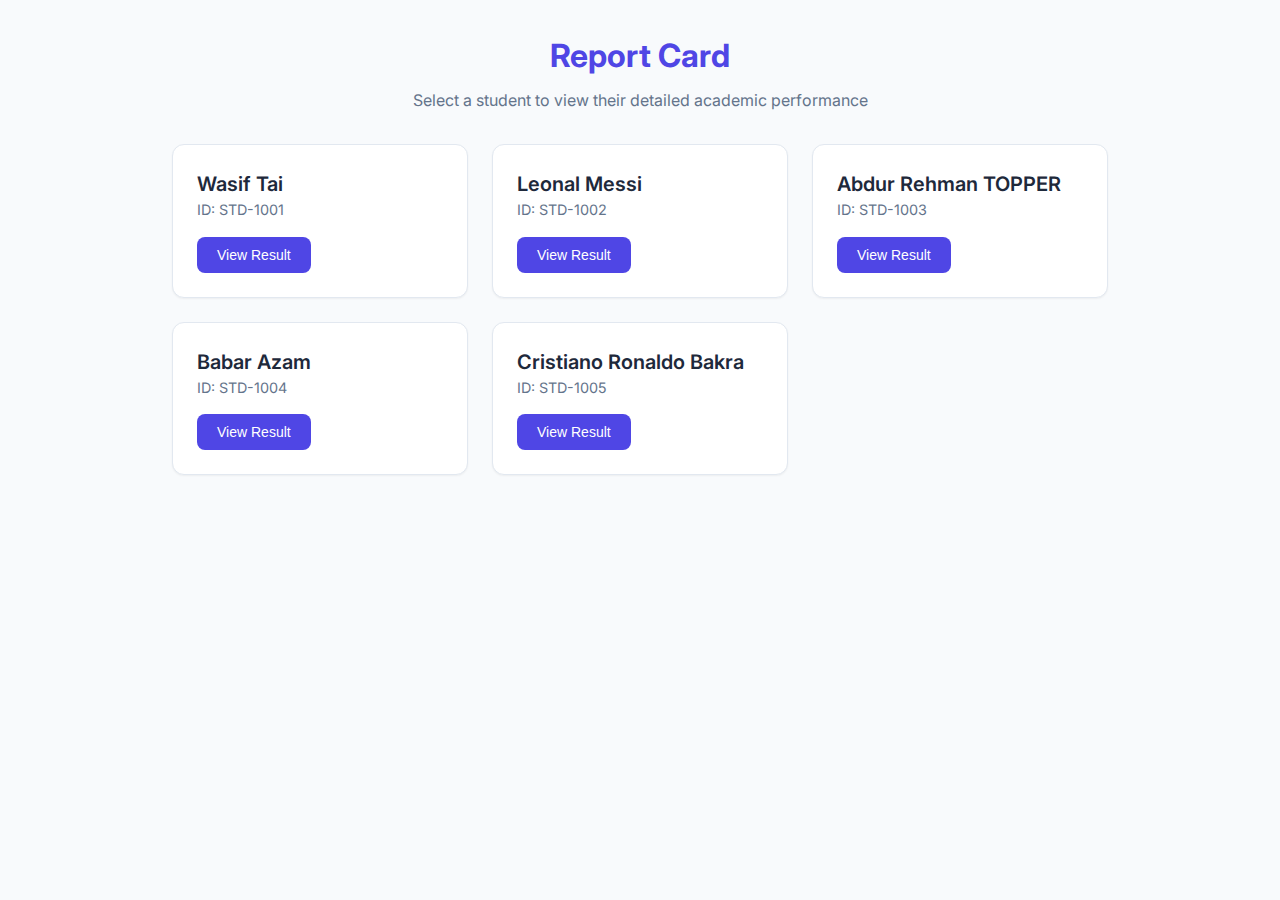
<file: index.html>
<!DOCTYPE html>
<html lang="en">
<head>
    <meta charset="UTF-8">
    <meta name="viewport" content="width=device-width, initial-scale=1.0">
    <title>Student Records Main</title>
    <link href="https://fonts.googleapis.com/css2?family=Inter:wght@400;500;600;700&display=swap" rel="stylesheet">
    <link rel="stylesheet" href="css/style.css">
</head>
<body>
    <div class="container">
        <header>
            <h1>Report Card</h1>
            <p class="subtitle">Select a student to view their detailed academic performance</p>
        </header>

        <main id="student-list" class="student-grid">
        </main>
    </div>

    <!-- Data Script -->
    <script src="js/data.js"></script>
    <!-- Main Logic Script -->
    <script src="js/main.js"></script>
</body>
</html>
</file>
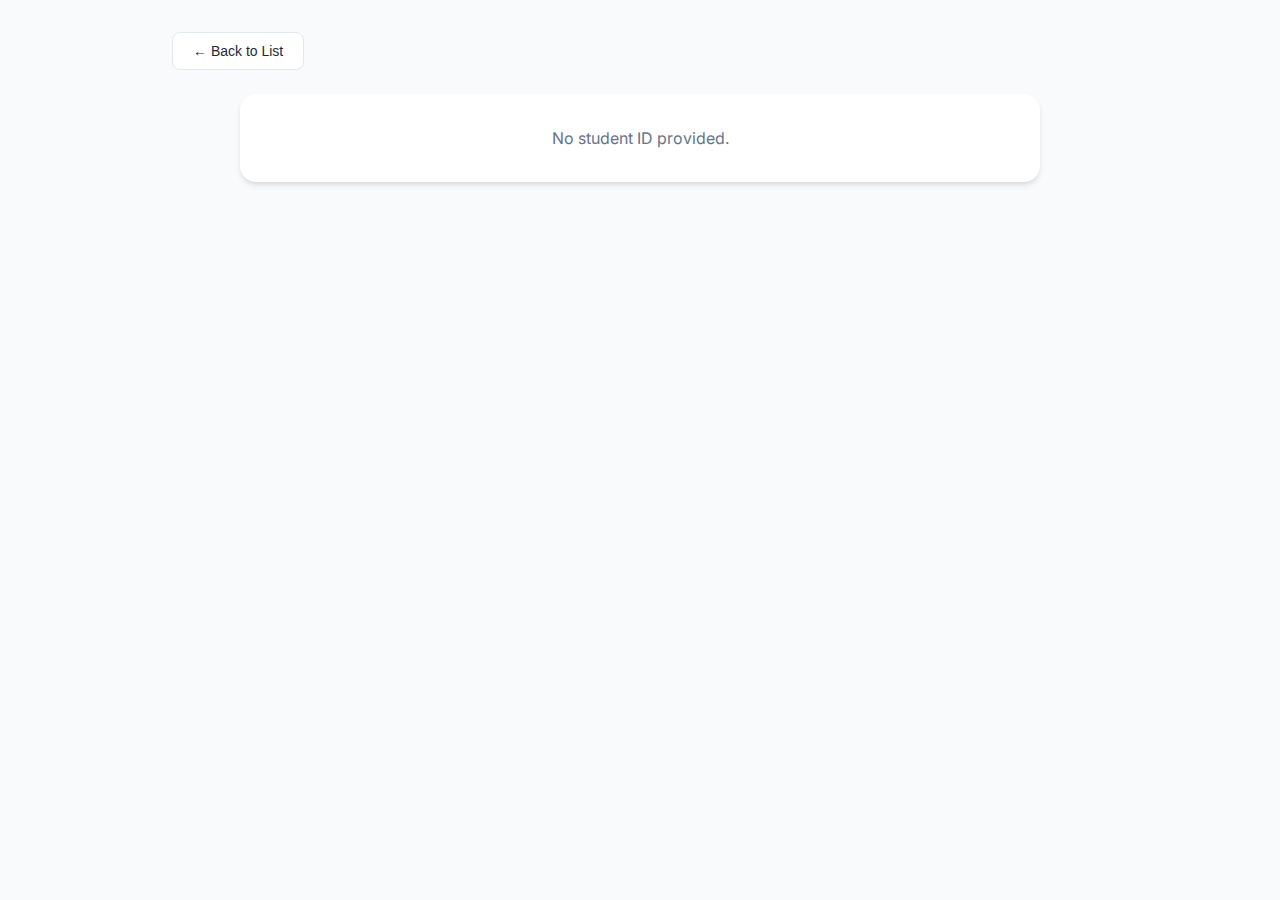
<file: result.html>
<!DOCTYPE html>
<html lang="en">
<head>
    <meta charset="UTF-8">
    <meta name="viewport" content="width=device-width, initial-scale=1.0">
    <title>Student Result</title>
    <link href="https://fonts.googleapis.com/css2?family=Inter:wght@400;500;600;700&display=swap" rel="stylesheet">
    <link rel="stylesheet" href="css/style.css">
</head>
<body>
    <div class="container">
        <nav class="back-nav">
            <button onclick="goBack()" class="btn btn-secondary">
               &larr; Back to List
            </button>
        </nav>

        <div id="result-container" class="result-card"
            <p style="text-align:center; color: var(--text-muted);">Loading result...</p>
        </div>
    </div>

    <!-- Data Script -->
    <script src="js/data.js"></script>
    <!-- Result Logic Script -->
    <script src="js/result.js"></script>
</body>
</html>
</file>
<file: css/style.css>
/* Global Variables & Reset */

:root {
    --primary-color: #4f46e5;
    --primary-hover: #4338ca;
    --bg-color: #f8fafc;
    --card-bg: #ffffff;
    --text-main: #1e293b;
    --text-muted: #64748b;
    --border-color: #e2e8f0;
    --success-color: #10b981;
    --fail-color: #ef4444;
    --warning-color: #f59e0b;
    --font-family: 'Inter', system-ui, -apple-system, sans-serif;
    --shadow-sm: 0 1px 2px 0 rgb(0 0 0 / 0.05);
    --shadow-md: 0 4px 6px -1px rgb(0 0 0 / 0.1), 0 2px 4px -2px rgb(0 0 0 / 0.1);
}

* {
    margin: 0;
    padding: 0;
    box-sizing: border-box;
}
            
/* Body Styles */
body {
    font-family: var(--font-family);
    background-color: var(--bg-color);
    color: var(--text-main);
    line-height: 1.5;
    min-height: 100vh;
}

/* Layout Containers */
.container {
    max-width: 1000px;
    margin: 0 auto;
    padding: 2rem;
}

header {
    margin-bottom: 2rem;
    text-align: center;
}

h1 {
    font-size: 2rem;
    font-weight: 700;
    color: var(--primary-color);
    margin-bottom: 0.5rem;
}

p.subtitle {
    color: var(--text-muted);
}

/* Grid & Cards */
.student-grid {
    display: grid;
    grid-template-columns: repeat(auto-fill, minmax(280px, 1fr));
    gap: 1.5rem;
}

.card {
    background: var(--card-bg);
    border-radius: 12px;
    padding: 1.5rem;
    box-shadow: var(--shadow-sm);
    border: 1px solid var(--border-color);
    transition: transform 0.2s, box-shadow 0.2s;
    display: flex;
    flex-direction: column;
    gap: 1rem;
}

.card:hover {
    transform: translateY(-2px);
    box-shadow: var(--shadow-md);
}

.student-info h2 {
    font-size: 1.25rem;
    font-weight: 600;
}

.student-info p {
    color: var(--text-muted);
    font-size: 0.9rem;
}

/* Buttons */
.btn {
    display: inline-flex;
    justify-content: center;
    align-items: center;
    padding: 0.625rem 1.25rem;
    font-size: 0.875rem;
    font-weight: 500;
    border-radius: 8px;
    text-decoration: none;
    cursor: pointer;
    transition: background-color 0.2s;
    border: none;
}

.btn-primary {
    background-color: var(--primary-color);
    color: white;
}

.btn-primary:hover {
    background-color: var(--primary-hover);
}

.btn-secondary {
    background-color: white;
    color: var(--text-main);
    border: 1px solid var(--border-color);
}

.btn-secondary:hover {
    background-color: var(--bg-color);
}

/* Result Page Specifics */
.result-card {
    background: var(--card-bg);
    border-radius: 16px;
    padding: 2rem;
    box-shadow: var(--shadow-md);
    max-width: 800px;
    margin: 0 auto;
}

.result-header {
    display: flex;
    justify-content: space-between;
    align-items: center;
    border-bottom: 1px solid var(--border-color);
    padding-bottom: 1rem;
    margin-bottom: 1.5rem;
}

.summary-grid {
    display: grid;
    grid-template-columns: repeat(auto-fit, minmax(150px, 1fr));
    gap: 1.5rem;
    margin-bottom: 2rem;
}

.summary-item {
    background: var(--bg-color);
    padding: 1rem;
    border-radius: 8px;
    text-align: center;
}

.summary-item strong {
    display: block;
    font-size: 0.875rem;
    color: var(--text-muted);
    margin-bottom: 0.25rem;
}

.summary-item span {
    font-size: 1.5rem;
    font-weight: 700;
}

/* Grade Classes */
.grade-pass { color: var(--text-main); }
.grade-fail { color: var(--fail-color); }
.grade-excellent, .grade-APlus { color: var(--success-color); }

/* Table Styles for details */
.semester-table {
    width: 100%;
    border-collapse: collapse;
    margin-top: 1rem;
    font-size: 0.95rem;
}

.semester-table th, .semester-table td {
    padding: 0.75rem;
    text-align: left;
    border-bottom: 1px solid var(--border-color);
}

.semester-table th {
    font-weight: 600;
    color: var(--text-muted);
    background-color: var(--bg-color);
}

.semester-table tr:last-child td {
    border-bottom: none;
}

.back-nav {
    margin-bottom: 1.5rem;
}
</file>
